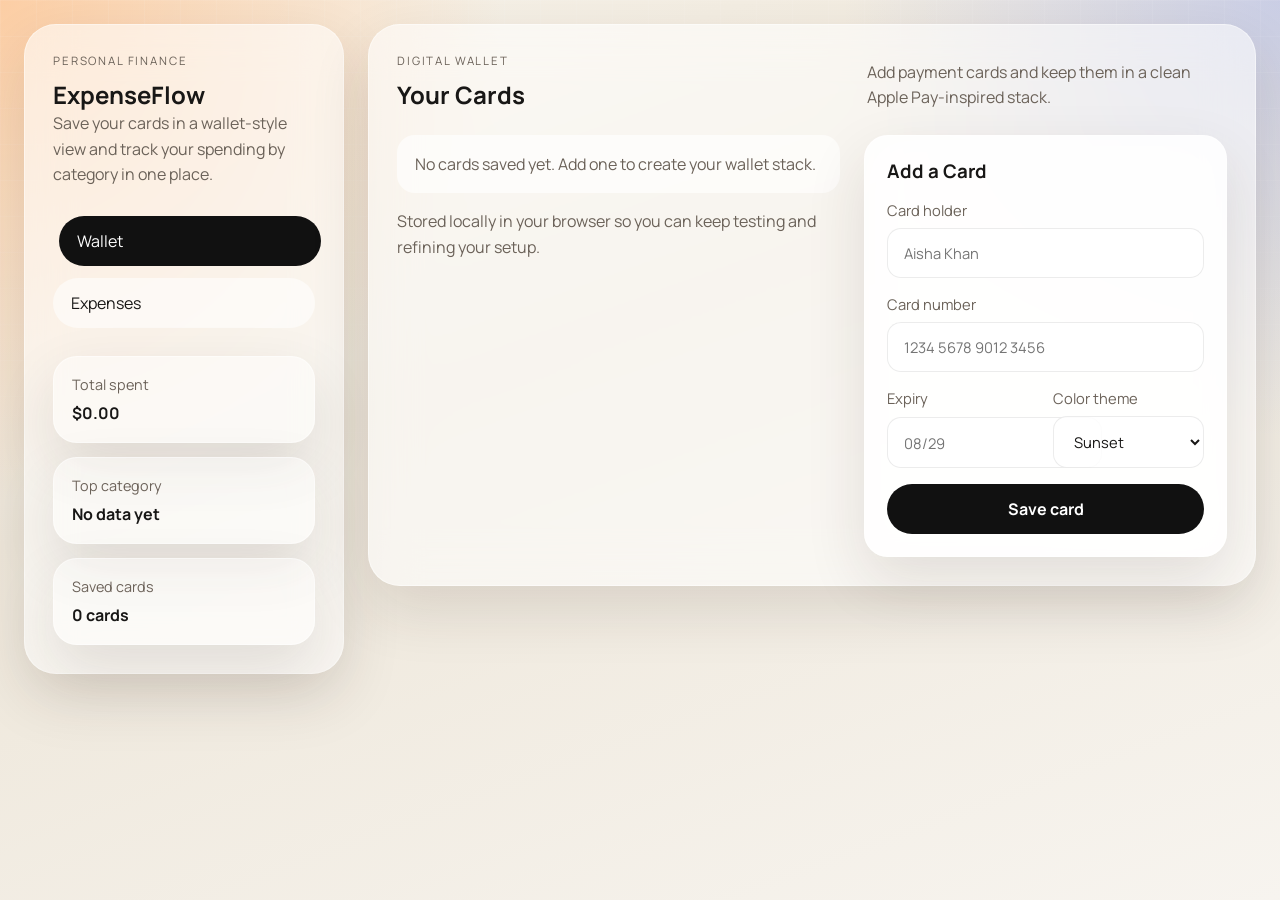
<file: index.html>
<!DOCTYPE html>
<html lang="en">
  <head>
    <meta charset="UTF-8" />
    <meta name="viewport" content="width=device-width, initial-scale=1.0" />
    <title>ExpenseFlow</title>
    <link rel="preconnect" href="https://fonts.googleapis.com" />
    <link rel="preconnect" href="https://fonts.gstatic.com" crossorigin />
    <link
      href="https://fonts.googleapis.com/css2?family=Manrope:wght@400;500;600;700;800&display=swap"
      rel="stylesheet"
    />
    <link rel="stylesheet" href="styles.css" />
  </head>
  <body>
    <div class="app-shell">
      <aside class="sidebar">
        <div class="brand-block">
          <p class="eyebrow">Personal finance</p>
          <h1>ExpenseFlow</h1>
          <p class="brand-copy">
            Save your cards in a wallet-style view and track your spending by
            category in one place.
          </p>
        </div>

        <nav class="tabs" aria-label="Main sections">
          <button class="tab-button active" data-tab="wallet">Wallet</button>
          <button class="tab-button" data-tab="expenses">Expenses</button>
        </nav>

        <section class="quick-stats">
          <div class="stat-card">
            <span>Total spent</span>
            <strong id="totalSpent">$0.00</strong>
          </div>
          <div class="stat-card">
            <span>Top category</span>
            <strong id="topCategory">No data yet</strong>
          </div>
          <div class="stat-card">
            <span>Saved cards</span>
            <strong id="savedCards">0 cards</strong>
          </div>
        </section>
      </aside>

      <main class="content">
        <section class="panel active" id="walletPanel">
          <div class="section-heading">
            <div>
              <p class="eyebrow">Digital wallet</p>
              <h2>Your Cards</h2>
            </div>
            <p class="section-copy">
              Add payment cards and keep them in a clean Apple Pay-inspired
              stack.
            </p>
          </div>

          <div class="wallet-layout">
            <div class="wallet-preview">
              <div class="card-stack" id="cardStack"></div>
              <p class="wallet-note">
                Stored locally in your browser so you can keep testing and
                refining your setup.
              </p>
            </div>

            <form class="glass-card form-card" id="cardForm">
              <h3>Add a Card</h3>
              <label>
                Card holder
                <input type="text" id="cardHolder" placeholder="Aisha Khan" required />
              </label>
              <label>
                Card number
                <input
                  type="text"
                  id="cardNumber"
                  inputmode="numeric"
                  placeholder="1234 5678 9012 3456"
                  maxlength="19"
                  required
                />
              </label>
              <div class="split-fields">
                <label>
                  Expiry
                  <input type="text" id="cardExpiry" placeholder="08/29" maxlength="5" required />
                </label>
                <label>
                  Color theme
                  <select id="cardTheme">
                    <option value="sunset">Sunset</option>
                    <option value="midnight">Midnight</option>
                    <option value="ocean">Ocean</option>
                    <option value="forest">Forest</option>
                  </select>
                </label>
              </div>
              <button type="submit" class="primary-button">Save card</button>
            </form>
          </div>
        </section>

        <section class="panel" id="expensesPanel">
          <div class="section-heading">
            <div>
              <p class="eyebrow">Spending dashboard</p>
              <h2>Track Expenses</h2>
            </div>
            <p class="section-copy">
              Log transactions, group them by category, and keep an eye on where
              your money is going.
            </p>
          </div>

          <div class="expenses-layout">
            <form class="glass-card form-card" id="expenseForm">
              <h3>Add an Expense</h3>
              <label>
                Expense title
                <input type="text" id="expenseTitle" placeholder="Grocery run" required />
              </label>
              <div class="split-fields">
                <label>
                  Amount
                  <input type="number" id="expenseAmount" min="0" step="0.01" placeholder="55.90" required />
                </label>
                <label>
                  Category
                  <select id="expenseCategory">
                    <option>Food</option>
                    <option>Transport</option>
                    <option>Bills</option>
                    <option>Shopping</option>
                    <option>Health</option>
                    <option>Entertainment</option>
                    <option>Other</option>
                  </select>
                </label>
              </div>
              <div class="split-fields">
                <label>
                  Date
                  <input type="date" id="expenseDate" required />
                </label>
                <label>
                  Payment card
                  <select id="expenseCard"></select>
                </label>
              </div>
              <button type="submit" class="primary-button">Add expense</button>
            </form>

            <div class="dashboard-column">
              <div class="summary-grid" id="categorySummary"></div>
              <div class="glass-card list-card">
                <div class="list-heading">
                  <h3>Recent Expenses</h3>
                  <button type="button" class="ghost-button" id="clearExpenses">
                    Clear all
                  </button>
                </div>
                <div class="expense-list" id="expenseList"></div>
              </div>
            </div>
          </div>
        </section>
      </main>
    </div>

    <script src="script.js"></script>
  </body>
</html>
</file>
<file: styles.css>
:root {
  --bg: #f2efe8;
  --panel: rgba(255, 255, 255, 0.56);
  --panel-strong: rgba(255, 255, 255, 0.82);
  --text: #181716;
  --muted: #6b6259;
  --line: rgba(24, 23, 22, 0.08);
  --accent: #111111;
  --shadow: 0 24px 60px rgba(48, 37, 27, 0.12);
  --radius-xl: 32px;
  --radius-lg: 24px;
  --radius-md: 18px;
}

* {
  box-sizing: border-box;
}

body {
  margin: 0;
  min-height: 100vh;
  font-family: "Manrope", sans-serif;
  color: var(--text);
  background:
    radial-gradient(circle at top left, rgba(255, 186, 127, 0.65), transparent 32%),
    radial-gradient(circle at top right, rgba(90, 126, 255, 0.25), transparent 28%),
    linear-gradient(160deg, #f8f3ea 0%, #eee7da 40%, #f7f4ef 100%);
}

body::before {
  content: "";
  position: fixed;
  inset: 0;
  background-image:
    linear-gradient(rgba(255, 255, 255, 0.12) 1px, transparent 1px),
    linear-gradient(90deg, rgba(255, 255, 255, 0.12) 1px, transparent 1px);
  background-size: 36px 36px;
  pointer-events: none;
  mask-image: linear-gradient(to bottom, rgba(0, 0, 0, 0.65), transparent 85%);
}

.app-shell {
  display: grid;
  grid-template-columns: 320px 1fr;
  gap: 24px;
  padding: 24px;
}

.sidebar,
.panel,
.glass-card {
  backdrop-filter: blur(24px);
  -webkit-backdrop-filter: blur(24px);
}

.sidebar {
  background: var(--panel);
  border: 1px solid rgba(255, 255, 255, 0.42);
  border-radius: var(--radius-xl);
  padding: 28px;
  box-shadow: var(--shadow);
  display: flex;
  flex-direction: column;
  gap: 28px;
}

.brand-block h1,
.section-heading h2,
.form-card h3,
.list-heading h3 {
  margin: 0;
}

.eyebrow {
  margin: 0 0 10px;
  text-transform: uppercase;
  letter-spacing: 0.16em;
  font-size: 0.72rem;
  color: var(--muted);
}

.brand-copy,
.section-copy,
.wallet-note {
  margin: 0;
  color: var(--muted);
  line-height: 1.6;
}

.tabs {
  display: grid;
  gap: 12px;
}

.tab-button,
.primary-button,
.ghost-button,
input,
select {
  font: inherit;
}

.tab-button {
  border: 0;
  border-radius: 999px;
  padding: 14px 18px;
  text-align: left;
  background: rgba(255, 255, 255, 0.55);
  color: var(--text);
  cursor: pointer;
  transition: transform 180ms ease, background 180ms ease, color 180ms ease;
}

.tab-button.active {
  background: #111111;
  color: #ffffff;
  transform: translateX(6px);
}

.quick-stats {
  display: grid;
  gap: 14px;
}

.stat-card,
.glass-card,
.panel {
  border: 1px solid rgba(255, 255, 255, 0.45);
  box-shadow: var(--shadow);
}

.stat-card {
  background: rgba(255, 255, 255, 0.45);
  border-radius: var(--radius-lg);
  padding: 18px;
}

.stat-card span {
  display: block;
  color: var(--muted);
  font-size: 0.9rem;
  margin-bottom: 8px;
}

.content {
  min-width: 0;
}

.panel {
  display: none;
  background: var(--panel);
  border-radius: var(--radius-xl);
  padding: 28px;
}

.panel.active {
  display: block;
}

.section-heading {
  display: flex;
  justify-content: space-between;
  align-items: end;
  gap: 18px;
  margin-bottom: 24px;
}

.section-copy {
  max-width: 360px;
}

.wallet-layout,
.expenses-layout {
  display: grid;
  grid-template-columns: 1.1fr 0.9fr;
  gap: 24px;
}

.wallet-preview {
  min-width: 0;
}

.card-stack {
  display: grid;
  gap: 18px;
  margin-bottom: 16px;
}

.payment-card {
  position: relative;
  min-height: 220px;
  border-radius: 28px;
  padding: 26px;
  overflow: hidden;
  color: #ffffff;
  box-shadow: 0 20px 50px rgba(16, 17, 20, 0.25);
}

.payment-card::before,
.payment-card::after {
  content: "";
  position: absolute;
  border-radius: 50%;
  opacity: 0.5;
}

.payment-card::before {
  width: 180px;
  height: 180px;
  right: -32px;
  top: -28px;
  background: rgba(255, 255, 255, 0.18);
}

.payment-card::after {
  width: 120px;
  height: 120px;
  left: -20px;
  bottom: -40px;
  background: rgba(255, 255, 255, 0.12);
}

.card-theme-sunset {
  background: linear-gradient(135deg, #1f1322 0%, #8d3f39 45%, #f19f5c 100%);
}

.card-theme-midnight {
  background: linear-gradient(135deg, #05070e 0%, #243b55 60%, #3d6b91 100%);
}

.card-theme-ocean {
  background: linear-gradient(135deg, #062843 0%, #0ea5e9 55%, #8be1ff 100%);
}

.card-theme-forest {
  background: linear-gradient(135deg, #102217 0%, #2c6e49 55%, #8fcf84 100%);
}

.card-top,
.card-bottom {
  position: relative;
  z-index: 1;
  display: flex;
  justify-content: space-between;
  align-items: center;
}

.card-chip {
  width: 46px;
  height: 34px;
  border-radius: 10px;
  background: linear-gradient(135deg, rgba(255, 255, 255, 0.85), rgba(255, 255, 255, 0.35));
}

.card-brand {
  font-weight: 800;
  letter-spacing: 0.08em;
}

.card-number {
  position: relative;
  z-index: 1;
  margin: 42px 0 24px;
  font-size: clamp(1.3rem, 2vw, 1.85rem);
  font-weight: 700;
  letter-spacing: 0.12em;
}

.card-meta span {
  display: block;
  font-size: 0.78rem;
  opacity: 0.78;
  margin-bottom: 6px;
}

.form-card,
.list-card {
  background: var(--panel-strong);
  border-radius: var(--radius-lg);
  padding: 22px;
}

.form-card {
  display: grid;
  gap: 16px;
}

label {
  display: grid;
  gap: 8px;
  color: var(--muted);
  font-size: 0.92rem;
}

input,
select {
  border: 1px solid var(--line);
  border-radius: 14px;
  padding: 14px 16px;
  background: rgba(255, 255, 255, 0.88);
  color: var(--text);
}

input:focus,
select:focus {
  outline: 2px solid rgba(17, 17, 17, 0.12);
  border-color: rgba(17, 17, 17, 0.24);
}

.split-fields {
  display: grid;
  grid-template-columns: repeat(2, minmax(0, 1fr));
  gap: 14px;
}

.primary-button,
.ghost-button {
  border: 0;
  border-radius: 999px;
  cursor: pointer;
  transition: transform 180ms ease, opacity 180ms ease;
}

.primary-button {
  padding: 14px 18px;
  background: #111111;
  color: #ffffff;
  font-weight: 700;
}

.ghost-button {
  padding: 10px 14px;
  background: rgba(17, 17, 17, 0.08);
  color: var(--text);
}

.primary-button:hover,
.ghost-button:hover {
  transform: translateY(-1px);
}

.dashboard-column {
  display: grid;
  gap: 22px;
}

.summary-grid {
  display: grid;
  grid-template-columns: repeat(2, minmax(0, 1fr));
  gap: 16px;
}

.summary-card {
  background: rgba(255, 255, 255, 0.7);
  border: 1px solid rgba(255, 255, 255, 0.45);
  border-radius: 22px;
  padding: 18px;
}

.summary-card h4,
.summary-card p,
.expense-item h4,
.expense-item p {
  margin: 0;
}

.summary-card h4 {
  font-size: 1rem;
  margin-bottom: 10px;
}

.summary-card p {
  color: var(--muted);
}

.list-heading {
  display: flex;
  justify-content: space-between;
  align-items: center;
  gap: 16px;
  margin-bottom: 14px;
}

.expense-list {
  display: grid;
  gap: 12px;
}

.expense-item {
  display: flex;
  justify-content: space-between;
  align-items: center;
  gap: 12px;
  padding: 16px;
  border-radius: 18px;
  background: rgba(255, 255, 255, 0.72);
}

.expense-item p {
  color: var(--muted);
  font-size: 0.92rem;
  margin-top: 6px;
}

.expense-amount {
  font-size: 1.05rem;
  font-weight: 800;
}

.empty-state {
  padding: 18px;
  border-radius: 18px;
  background: rgba(255, 255, 255, 0.62);
  color: var(--muted);
}

@media (max-width: 1080px) {
  .app-shell,
  .wallet-layout,
  .expenses-layout {
    grid-template-columns: 1fr;
  }

  .section-heading {
    align-items: start;
    flex-direction: column;
  }
}

@media (max-width: 720px) {
  .app-shell {
    padding: 16px;
  }

  .sidebar,
  .panel {
    padding: 20px;
  }

  .split-fields,
  .summary-grid {
    grid-template-columns: 1fr;
  }
}
</file>
